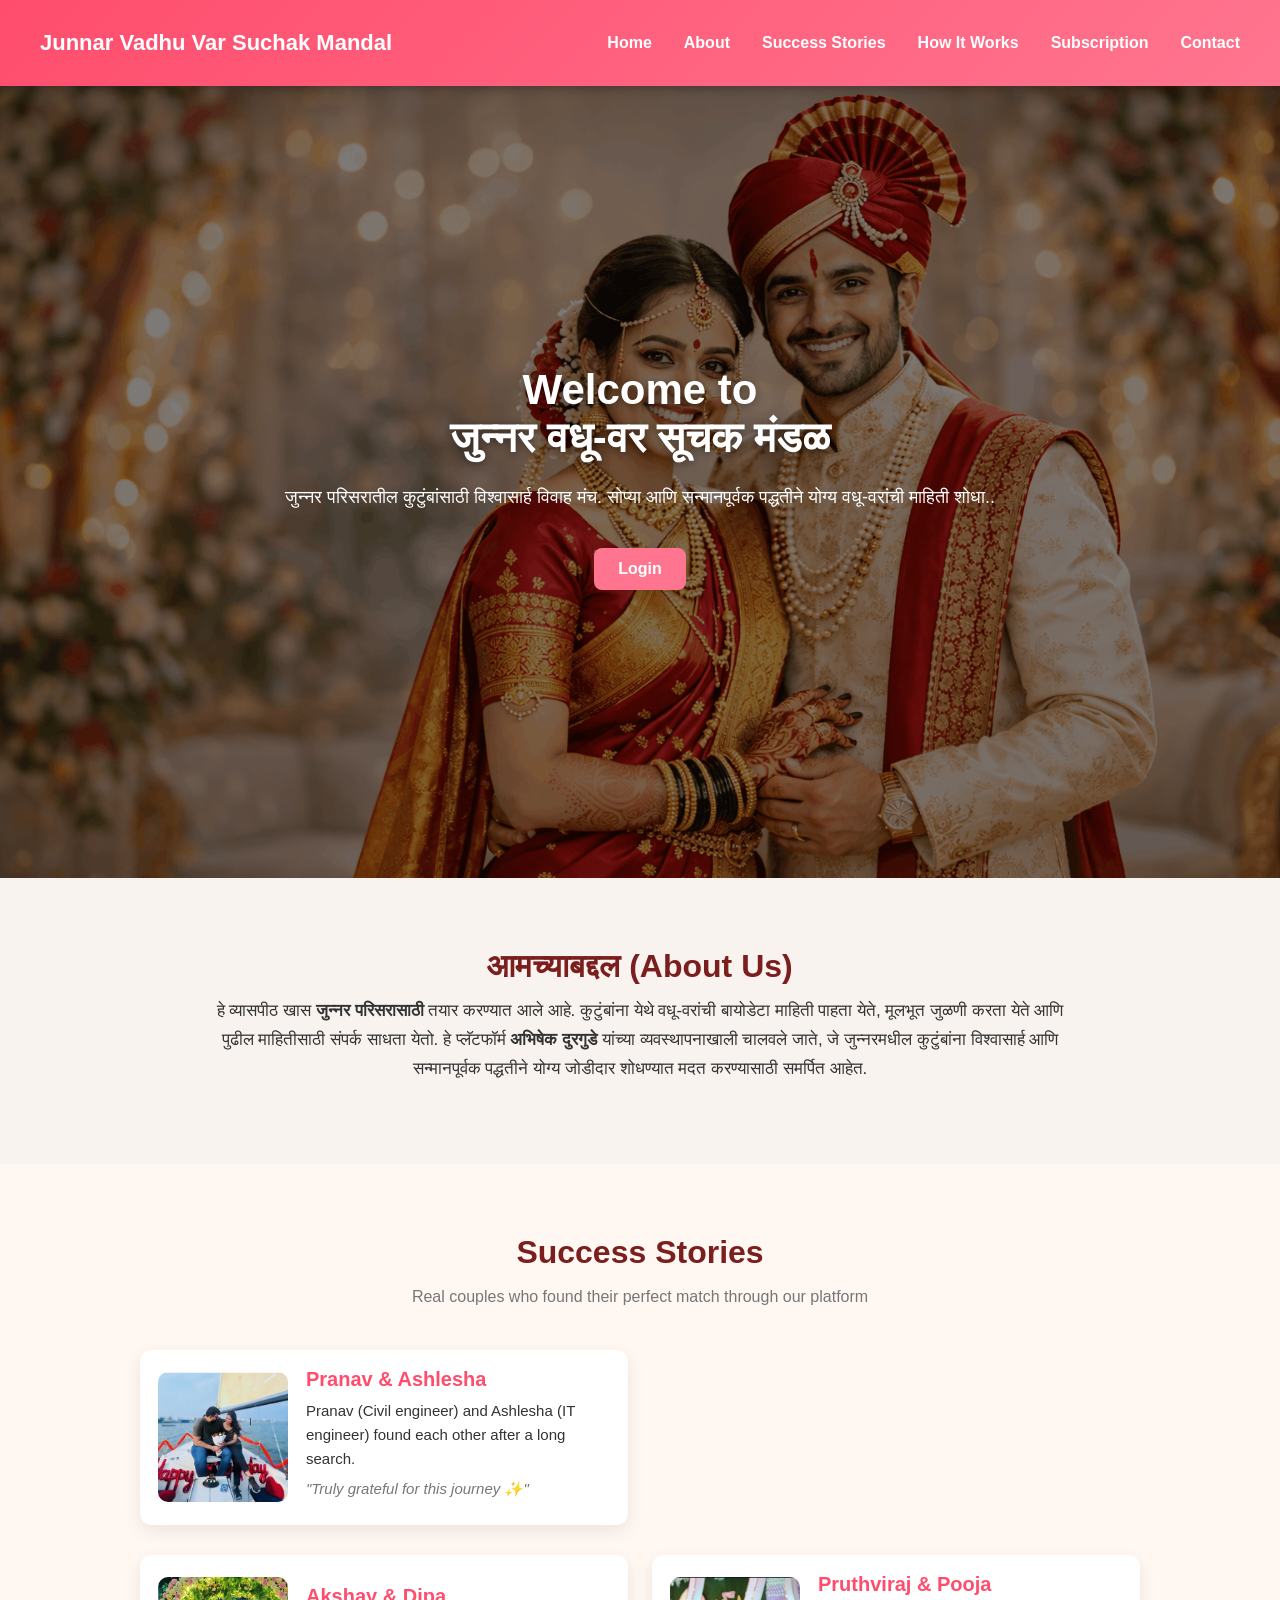
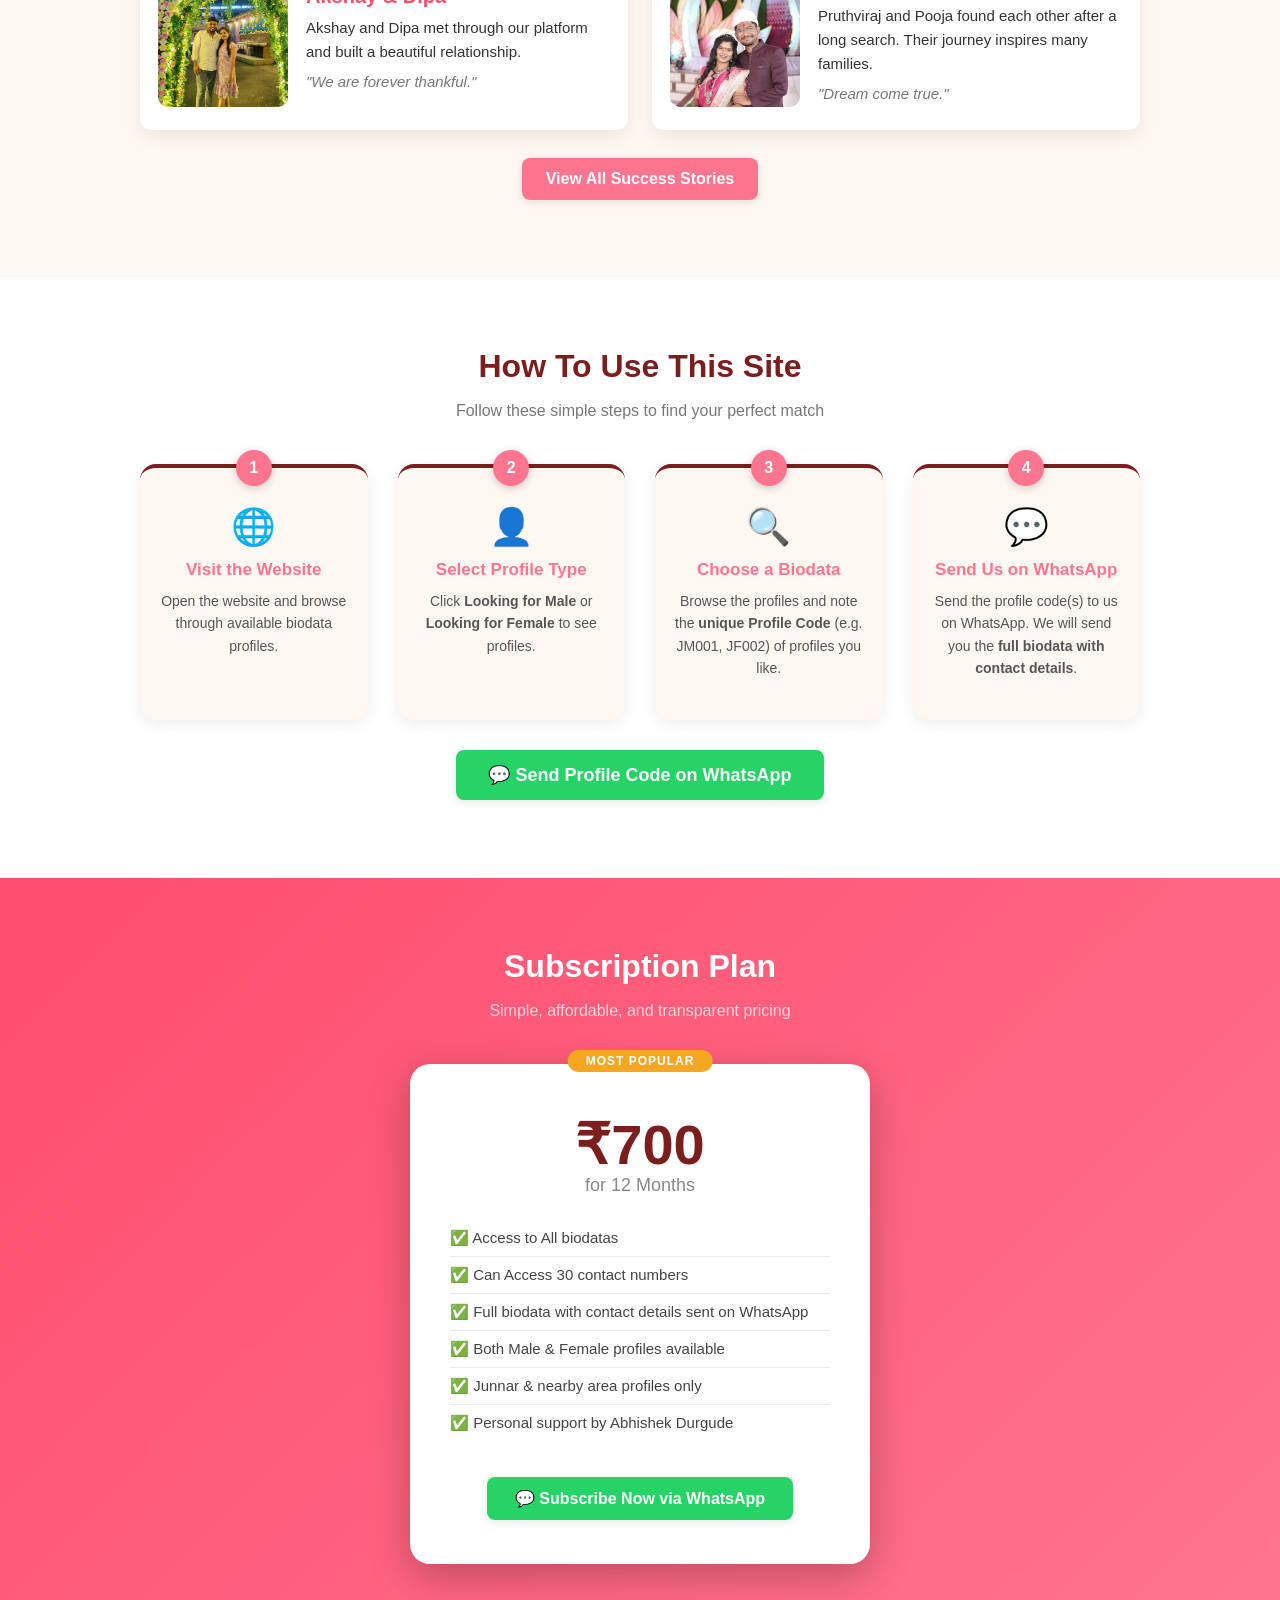
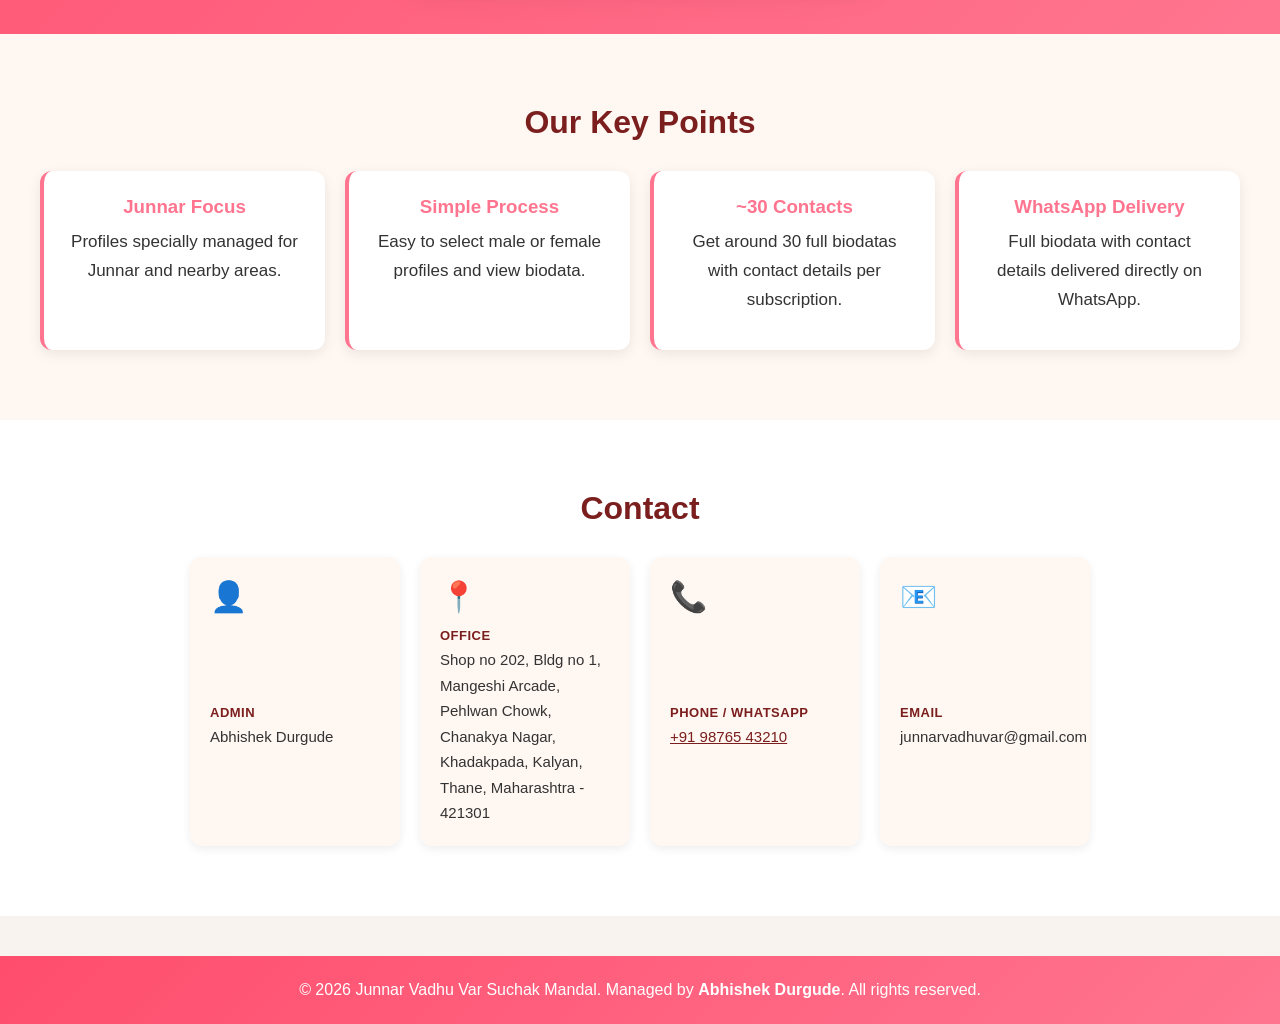
<file: index.html>
<!DOCTYPE html>
<html lang="en">
<head>
  <meta charset="UTF-8" />
  <meta name="viewport" content="width=device-width, initial-scale=1.0" />
  <title>Junnar Vadhu Var Suchak Mandal</title>
  <link rel="stylesheet" href="style.css" />
  <link rel="icon" href="images/favicon.ico" />
</head>
<body>
  <header class="header">
    <div class="logo">Junnar Vadhu Var Suchak Mandal</div>
    <nav>
      <a href="#home">Home</a>
      <a href="#about">About</a>
      <a href="#success-stories">Success Stories</a>
      <a href="#how-it-works">How It Works</a>
      <a href="#subscription">Subscription</a>
      <a href="#contact">Contact</a>
    </nav>
  </header>

  <section class="hero" id="home">
    <div class="hero-content">
      <h1>Welcome to<br> जुन्नर वधू-वर सूचक मंडळ</h1>
      <p>
        जुन्नर परिसरातील कुटुंबांसाठी विश्वासार्ह विवाह मंच. सोप्या आणि सन्मानपूर्वक पद्धतीने योग्य वधू-वरांची माहिती शोधा..
      </p>
      <a href="login.html" class="btn">Login</a>
      </div>
  </section>

  <section class="section" id="about">
    <h2>आमच्याबद्दल (About Us)</h2>
    <p>
      हे व्यासपीठ खास <strong>जुन्नर परिसरासाठी</strong> तयार करण्यात आले आहे. 
कुटुंबांना येथे वधू-वरांची बायोडेटा माहिती पाहता येते, मूलभूत जुळणी करता येते आणि पुढील माहितीसाठी संपर्क साधता येतो. 
हे प्लॅटफॉर्म <strong>अभिषेक दुरगुडे  </strong> यांच्या व्यवस्थापनाखाली चालवले जाते, जे जुन्नरमधील कुटुंबांना 
विश्वासार्ह आणि सन्मानपूर्वक पद्धतीने योग्य जोडीदार शोधण्यात मदत करण्यासाठी समर्पित आहेत.
    </p>
  </section>

  <section class="section success-section" id="success-stories">
    <h2>Success Stories</h2>
    <p class="how-subtitle">Real couples who found their perfect match through our platform</p>

    <div class="success-grid">
      <article class="story-card">
      <img src="images/ashu_ani_pranav.jpg" onerror="this.src='images/dummy.png'">
      <div class="story-content">
        <h3>Pranav & Ashlesha</h3>
        <p>Pranav (Civil engineer) and Ashlesha (IT engineer) found each other after a long search.</p>
        <p class="quote">"Truly grateful for this journey ✨"</p>
      </div>
    </div>
    
    <div class="success-grid">
      <article class="story-card">
        <img src="images/akshay.jpg" alt="Akshay and Dipa" onerror="this.src='images/dummy.png'">
        <div class="story-content">
          <h3>Akshay &amp; Dipa</h3>
          <p>Akshay and Dipa met through our platform and built a beautiful relationship.</p>
          <p class="quote">"We are forever thankful."</p>
        </div>
      </article>

      <article class="story-card">
        <img src="images/prthvi.jpg" alt="Pruthviraj and Pooja" onerror="this.src='images/dummy.png'">
        <div class="story-content">
          <h3>Pruthviraj &amp; Pooja</h3>
          <p>Pruthviraj and Pooja found each other after a long search. Their journey inspires many families.</p>
          <p class="quote">"Dream come true."</p>
        </div>
      </article>
    </div>

    <a href="success-stories.html" class="btn success-more-btn">View All Success Stories</a>
  </section>

  <!-- HOW IT WORKS -->
  <section class="section how-section" id="how-it-works">
    <h2>How To Use This Site</h2>
    <p class="how-subtitle">Follow these simple steps to find your perfect match</p>
    <div class="steps-grid">
      <div class="step-card">
        <div class="step-number">1</div>
        <div class="step-icon">🌐</div>
        <h3>Visit the Website</h3>
        <p>Open the website and browse through available biodata profiles.</p>
      </div>
      <div class="step-card">
        <div class="step-number">2</div>
        <div class="step-icon">👤</div>
        <h3>Select Profile Type</h3>
        <p>Click <strong>Looking for Male</strong> or <strong>Looking for Female</strong> to see profiles.</p>
      </div>
      <div class="step-card">
        <div class="step-number">3</div>
        <div class="step-icon">🔍</div>
        <h3>Choose a Biodata</h3>
        <p>Browse the profiles and note the <strong>unique Profile Code</strong> (e.g. JM001, JF002) of profiles you like.</p>
      </div>
      <div class="step-card">
        <div class="step-number">4</div>
        <div class="step-icon">💬</div>
        <h3>Send Us on WhatsApp</h3>
        <p>Send the profile code(s) to us on WhatsApp. We will send you the <strong>full biodata with contact details</strong>.</p>
      </div>
    </div>
    <a href="https://wa.me/919137860496?text=Hello%2C%20I%20am%20interested%20in%20the%20following%20profile%20code%3A%20" target="_blank" class="btn btn-whatsapp" style="margin-top: 30px; font-size: 18px; padding: 14px 32px;">
      💬 Send Profile Code on WhatsApp
    </a>
  </section>

  <!-- SUBSCRIPTION PLAN -->
  <section class="section subscription-section" id="subscription">
    <h2>Subscription Plan</h2>
    <p class="how-subtitle">Simple, affordable, and transparent pricing</p>
    <div class="plan-card">
      <div class="plan-badge">Most Popular</div>
      <div class="plan-price">₹700</div>
      <div class="plan-duration">for 12 Months</div>
      <ul class="plan-features">
        <li>✅ Access to All biodatas</li>
        <li>✅ Can Access 30 contact numbers</li>
        <li>✅ Full biodata with contact details sent on WhatsApp</li>
        <li>✅ Both Male & Female profiles available</li>
        <li>✅ Junnar & nearby area profiles only</li>
        <li>✅ Personal support by Abhishek Durgude</li>
      </ul>
      <a href="https://wa.me/919137860496?text=Hello%2C%20I%20want%20to%20subscribe%20to%20the%20matrimonial%20plan." target="_blank" class="btn btn-whatsapp" style="font-size: 16px; padding: 12px 28px;">
        💬 Subscribe Now via WhatsApp
      </a>
    </div>
  </section>

  <section class="section cards-section" id="services">
    <h2>Our Key Points</h2>
    <div class="cards">
      <div class="card">
        <h3>Junnar Focus</h3>
        <p>Profiles specially managed for Junnar and nearby areas.</p>
      </div>
      <div class="card">
        <h3>Simple Process</h3>
        <p>Easy to select male or female profiles and view biodata.</p>
      </div>
      <div class="card">
        <h3>~30 Contacts</h3>
        <p>Get around 30 full biodatas with contact details per subscription.</p>
      </div>
      <div class="card">
        <h3>WhatsApp Delivery</h3>
        <p>Full biodata with contact details delivered directly on WhatsApp.</p>
      </div>
    </div>
  </section>

  <!-- CONTACT -->
  <section class="section contact-section" id="contact">
    <h2>Contact</h2>
    <div class="contact-grid">
      <div class="contact-item">
        <span class="contact-icon">👤</span>
        <div>
          <strong>Admin</strong>
          <p>Abhishek Durgude</p>
        </div>
      </div>
      <div class="contact-item">
        <span class="contact-icon">📍</span>
        <div>
          <strong>Office</strong>
          <p>Shop no 202, Bldg no 1, Mangeshi Arcade,
Pehlwan Chowk, Chanakya Nagar,
Khadakpada, Kalyan, Thane,
Maharashtra - 421301

</p>
        </div>
      </div>
      <div class="contact-item">
        <span class="contact-icon">📞</span>
        <div>
          <strong>Phone / WhatsApp</strong>
          <p><a href="https://wa.me/919137860496" target="_blank" style="color:#7b1e1e;">+91 98765 43210</a></p>
        </div>
      </div>
      <div class="contact-item">
        <span class="contact-icon">📧</span>
        <div>
          <strong>Email</strong>
          <p>junnarvadhuvar@gmail.com</p>
        </div>
      </div>
    </div>
  </section>

  <footer class="footer">
    <p>© 2026 Junnar Vadhu Var Suchak Mandal. Managed by <strong>Abhishek Durgude</strong>. All rights reserved.</p>
  </footer>
</body>
</html>
</file>
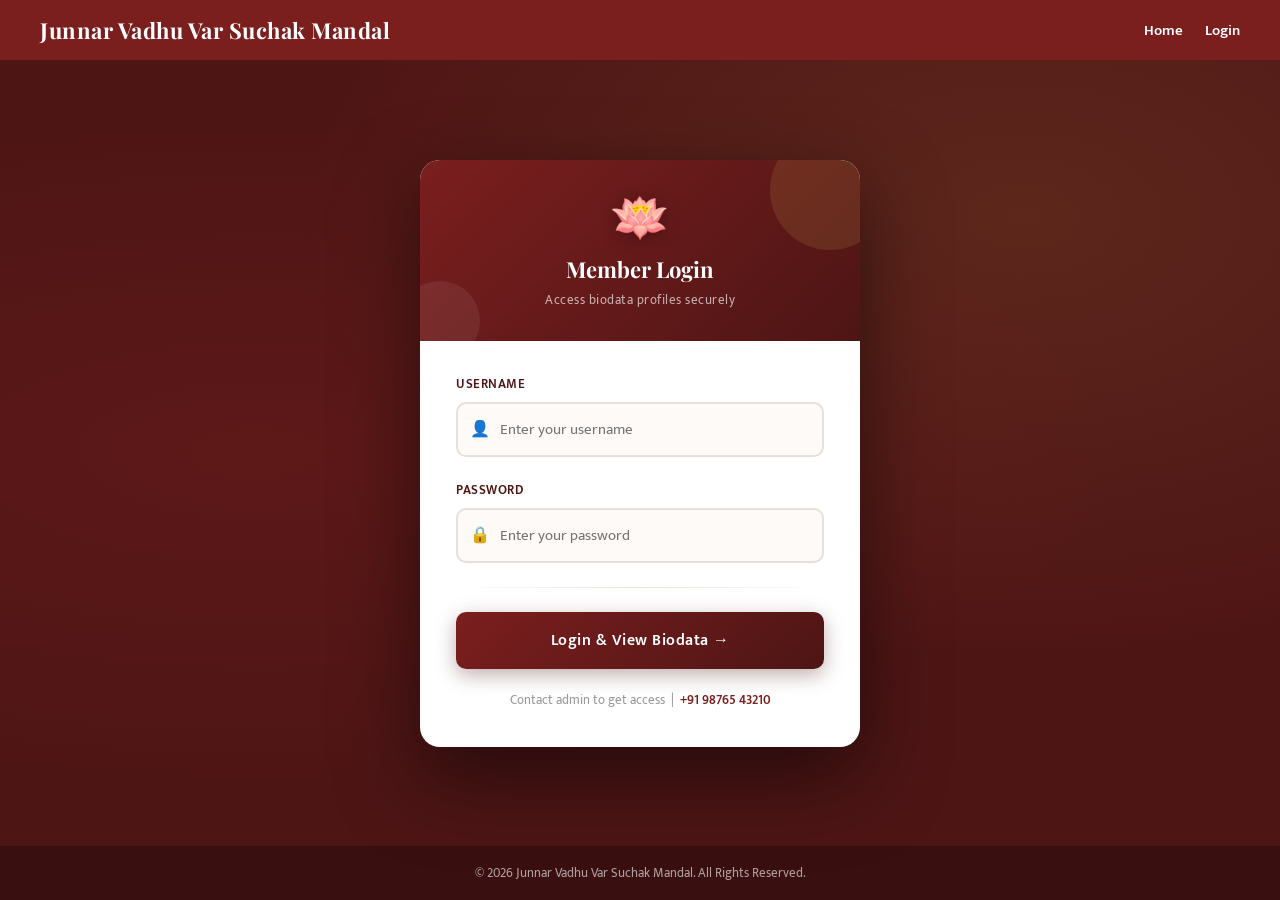
<file: biodata.html>
<!DOCTYPE html>
<html lang="en">
<head>
  <meta charset="UTF-8" />
  <meta name="viewport" content="width=device-width, initial-scale=1.0" />
  <title>Biodata - Junnar Vadhu Var Suchak Mandal</title>
  <link rel="stylesheet" href="style.css" />
</head>
<body>

  <header class="header">
    <div class="logo">Junnar Vadhu Var Suchak Mandal</div>
    <nav>
      <a href="index.html">Home</a>
      <a href="biodata.html">Biodata</a>
      <span id="loginName" class="login-name"></span>
      <button onclick="logout()" class="btn-logout">Logout</button>
    </nav>
  </header>
  
  <section class="section">
    <h2>Select Profile Type</h2>

    <div class="selection-buttons">
      <button onclick="showProfiles('male')" class="btn">Looking for Male</button>
      <button onclick="showProfiles('female')" class="btn">Looking for Female</button>
    </div>

   
<div class="filters">

   <select id="professionFilter" onchange="applyFilters()">
    <option value="">All Professions</option>
    <option value="engineer">Engineer</option>
    <option value="business">Business</option>
    <option value="nurse">Nurse</option>
    <option value="accountant">Accountant</option>
    <option value="working">Working</option>
    <option value="non working">Non Working</option>
    <option value="graduation">Graduation</option>
  </select>

  <select id="ageFilter" onchange="applyFilters()">
    <option value="">All Ages</option>
    <option value="25">Below 25</option>
    <option value="26">Below 26</option>
    <option value="27">Below 27</option>
    <option value="28">Below 28</option>
    <option value="29">Below 29</option>
    <option value="30">Below 30</option>
  </select>

  <select id="heightFilter" onchange="applyFilters()">
    <option value="">All Heights</option>
    <option value="60">5'0" & above</option>
    <option value="61">5'1" & above</option>
    <option value="62">5'2" & above</option>
    <option value="63">5'3" & above</option>
    <option value="64">5'4" & above</option>
    <option value="65">5'5" & above</option>
    <option value="66">5'6" & above</option>
    <option value="67">5'7" & above</option>
    <option value="68">5'8" & above</option>
  </select>

</div>

    <h2 id="profileTitle" class="profile-title">Profiles</h2>

    <div id="profileContainer" class="biodata-grid"></div>

    <div id="paginationContainer" class="pagination"></div>
  </section>
  
  <footer class="footer">
    <p>© 2026 Junnar Vadhu Var Suchak Mandal. All Rights Reserved.</p>
  </footer>

  <script src="auth.js"></script>
  <script src="profiles.js"></script>
  <script src="app.js"></script>
</body>
</html>
</file>
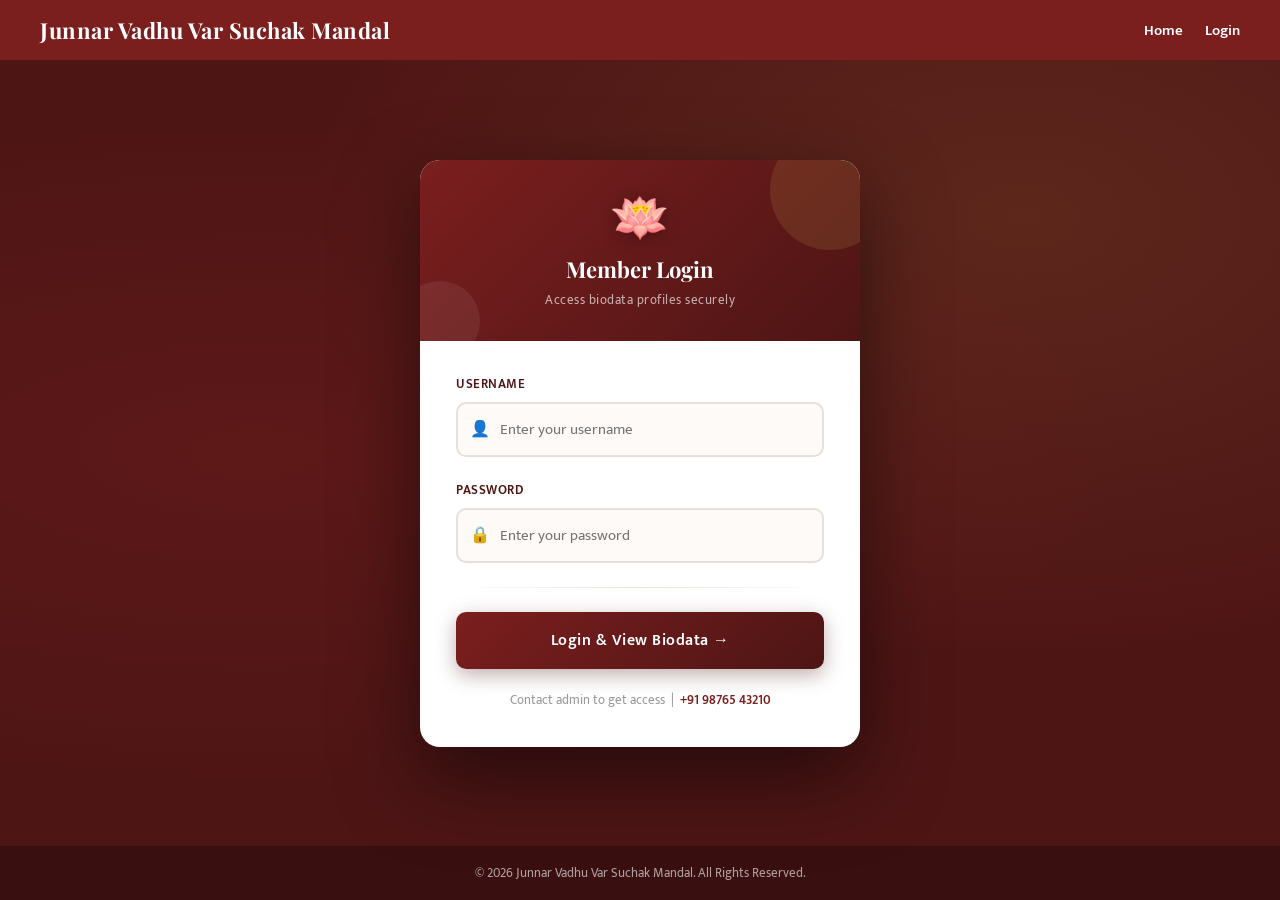
<file: login.html>
<!DOCTYPE html>
<html lang="en">
<head>
  <meta charset="UTF-8" />
  <meta name="viewport" content="width=device-width, initial-scale=1.0" />
  <title>Login – Junnar Vadhu Var Suchak Mandal</title>
  <link rel="preconnect" href="https://fonts.googleapis.com">
  <link href="https://fonts.googleapis.com/css2?family=Playfair+Display:wght@600;700&family=Mukta:wght@400;500;600&display=swap" rel="stylesheet">
  <style>
    :root {
      --maroon: #7b1e1e;
      --maroon-dark: #4e1515;
      --maroon-light: #a52a2a;
      --gold: #c9a84c;
      --cream: #f8f3ef;
      --white: #fff;
    }

    * { margin: 0; padding: 0; box-sizing: border-box; }

    body {
      font-family: 'Mukta', sans-serif;
      background: var(--maroon-dark);
      min-height: 100vh;
      display: flex;
      flex-direction: column;
    }

    /* ── HEADER ── */
    .header {
      background: var(--maroon);
      color: white;
      padding: 15px 40px;
      display: flex;
      justify-content: space-between;
      align-items: center;
      flex-wrap: wrap;
      box-shadow: 0 2px 12px rgba(0,0,0,0.3);
    }
    .logo {
      font-family: 'Playfair Display', serif;
      font-size: 22px;
      font-weight: 700;
      letter-spacing: 0.5px;
    }
    nav a {
      color: white;
      text-decoration: none;
      margin-left: 18px;
      font-weight: 600;
      font-size: 15px;
    }
    nav a:hover { text-decoration: underline; }

    /* ── LOGIN WRAPPER ── */
    .login-wrapper {
      flex: 1;
      display: flex;
      align-items: center;
      justify-content: center;
      padding: 40px 20px;
      background:
        radial-gradient(ellipse at 20% 50%, rgba(123,30,30,0.35) 0%, transparent 60%),
        radial-gradient(ellipse at 80% 20%, rgba(201,168,76,0.12) 0%, transparent 50%),
        var(--maroon-dark);
    }

    .login-box {
      background: var(--white);
      border-radius: 20px;
      width: 100%;
      max-width: 440px;
      overflow: hidden;
      box-shadow: 0 30px 80px rgba(0,0,0,0.5);
      animation: slideUp 0.5s cubic-bezier(0.22, 1, 0.36, 1) both;
    }

    @keyframes slideUp {
      from { opacity: 0; transform: translateY(40px); }
      to   { opacity: 1; transform: translateY(0); }
    }

    /* ── LOGIN HEADER BAND ── */
    .login-header {
      background: linear-gradient(135deg, var(--maroon) 0%, var(--maroon-dark) 100%);
      padding: 36px 36px 30px;
      text-align: center;
      position: relative;
      overflow: hidden;
    }
    .login-header::before {
      content: '';
      position: absolute;
      top: -30px; right: -30px;
      width: 120px; height: 120px;
      border-radius: 50%;
      background: rgba(201,168,76,0.15);
    }
    .login-header::after {
      content: '';
      position: absolute;
      bottom: -20px; left: -20px;
      width: 80px; height: 80px;
      border-radius: 50%;
      background: rgba(255,255,255,0.07);
    }
    .mandal-icon {
      font-size: 48px;
      line-height: 1;
      margin-bottom: 10px;
      filter: drop-shadow(0 2px 8px rgba(0,0,0,0.3));
    }
    .login-header h2 {
      font-family: 'Playfair Display', serif;
      color: var(--white);
      font-size: 22px;
      margin-bottom: 5px;
    }
    .login-header p {
      color: rgba(255,255,255,0.65);
      font-size: 13px;
      letter-spacing: 0.5px;
    }

    /* ── FORM BODY ── */
    .login-body {
      padding: 32px 36px 36px;
    }

    .form-group {
      margin-bottom: 22px;
    }
    .form-group label {
      display: block;
      font-size: 13px;
      font-weight: 600;
      color: var(--maroon-dark);
      margin-bottom: 7px;
      letter-spacing: 0.5px;
      text-transform: uppercase;
    }
    .input-wrap {
      position: relative;
    }
    .input-icon {
      position: absolute;
      left: 14px;
      top: 50%;
      transform: translateY(-50%);
      font-size: 16px;
      color: #aaa;
      pointer-events: none;
    }
    .form-group input {
      width: 100%;
      padding: 13px 14px 13px 42px;
      border: 2px solid #e8e0d8;
      border-radius: 10px;
      font-size: 15px;
      font-family: 'Mukta', sans-serif;
      color: #333;
      background: #fdfaf7;
      transition: border 0.25s, box-shadow 0.25s;
      outline: none;
    }
    .form-group input:focus {
      border-color: var(--maroon);
      box-shadow: 0 0 0 3px rgba(123,30,30,0.1);
      background: #fff;
    }

    /* ── ERROR BOX ── */
    .error-box {
      display: none;
      background: #ffeaea;
      border: 1.5px solid #e57373;
      border-radius: 10px;
      padding: 12px 16px;
      margin-bottom: 20px;
      color: #c0392b;
      font-size: 14px;
      font-weight: 500;
      display: flex;
      align-items: center;
      gap: 8px;
      animation: shake 0.4s ease;
    }
    .error-box.hidden { display: none !important; }
    @keyframes shake {
      0%,100% { transform: translateX(0); }
      20%,60%  { transform: translateX(-6px); }
      40%,80%  { transform: translateX(6px); }
    }

    /* ── LOGIN BUTTON ── */
    .btn-login {
      width: 100%;
      padding: 15px;
      background: linear-gradient(135deg, var(--maroon) 0%, var(--maroon-dark) 100%);
      color: white;
      border: none;
      border-radius: 10px;
      font-size: 16px;
      font-family: 'Mukta', sans-serif;
      font-weight: 600;
      cursor: pointer;
      letter-spacing: 0.5px;
      transition: transform 0.15s, box-shadow 0.15s, filter 0.15s;
      box-shadow: 0 6px 20px rgba(78,21,21,0.35);
    }
    .btn-login:hover {
      filter: brightness(1.15);
      transform: translateY(-1px);
      box-shadow: 0 10px 28px rgba(78,21,21,0.45);
    }
    .btn-login:active {
      transform: translateY(0);
    }

    /* ── HINT ── */
    .login-hint {
      margin-top: 20px;
      text-align: center;
      font-size: 13px;
      color: #999;
    }
    .login-hint span {
      color: var(--maroon);
      font-weight: 600;
    }

    /* ── FOOTER ── */
    .footer {
      background: #3a0f0f;
      color: rgba(255,255,255,0.6);
      text-align: center;
      padding: 16px;
      font-size: 13px;
    }

    /* ── DIVIDER ── */
    .divider {
      height: 1px;
      background: linear-gradient(to right, transparent, #e8e0d8, transparent);
      margin: 24px 0;
    }

    @media (max-width: 480px) {
      .login-body { padding: 24px 22px 28px; }
      .login-header { padding: 28px 22px 24px; }
    }
  </style>
</head>
<body>

  <header class="header">
    <div class="logo">Junnar Vadhu Var Suchak Mandal</div>
    <nav>
      <a href="index.html">Home</a>
      <a href="login.html">Login</a>
    </nav>
  </header>

  <div class="login-wrapper">
    <div class="login-box">

      <div class="login-header">
        <div class="mandal-icon">🪷</div>
        <h2>Member Login</h2>
        <p>Access biodata profiles securely</p>
      </div>

      <div class="login-body">

        <!-- Error message -->
        <div class="error-box hidden" id="errorBox">
          ⚠️ <span id="errorMsg">Invalid username or password. Please try again.</span>
        </div>

        <div class="form-group">
          <label for="username">Username</label>
          <div class="input-wrap">
            <span class="input-icon">👤</span>
            <input type="text" id="username" placeholder="Enter your username" autocomplete="username" />
          </div>
        </div>

        <div class="form-group">
          <label for="password">Password</label>
          <div class="input-wrap">
            <span class="input-icon">🔒</span>
            <input type="password" id="password" placeholder="Enter your password" autocomplete="current-password" />
          </div>
        </div>

        <div class="divider"></div>

        <button class="btn-login" onclick="handleLogin()">Login &amp; View Biodata →</button>

        <div class="login-hint">
          Contact admin to get access &nbsp;|&nbsp; <span>+91 98765 43210</span>
        </div>

      </div>
    </div>
  </div>

  <footer class="footer">
    © 2026 Junnar Vadhu Var Suchak Mandal. All Rights Reserved.
  </footer>

  <!-- Load static credentials -->
  <script src="credentials.js"></script>

  <script>
    // Allow login on Enter key press
    document.getElementById("password").addEventListener("keydown", function(e) {
      if (e.key === "Enter") handleLogin();
    });
    document.getElementById("username").addEventListener("keydown", function(e) {
      if (e.key === "Enter") handleLogin();
    });

    function handleLogin() {
      const username = document.getElementById("username").value.trim();
      const password = document.getElementById("password").value;
      const errorBox = document.getElementById("errorBox");
      const errorMsg = document.getElementById("errorMsg");

      // Basic empty check
      if (!username || !password) {
        showError("Please enter both username and password.");
        return;
      }

      // Check against static credentials
      const match = USERS.find(
        u => u.username === username && u.password === password
      );

      if (match) {
        // Store session flag with timestamp
        sessionStorage.setItem("loggedIn", "true");
        sessionStorage.setItem("loginUser", username);
        sessionStorage.setItem("loginTime", Date.now().toString());
        // Redirect to biodata page
        window.location.href = "biodata.html";
      } else {
        showError("Invalid username or password. Please try again.");
      }
    }

    function showError(msg) {
      const errorBox = document.getElementById("errorBox");
      const errorMsg = document.getElementById("errorMsg");
      errorMsg.textContent = msg;
      errorBox.classList.remove("hidden");
      // Re-trigger shake animation
      errorBox.style.animation = "none";
      errorBox.offsetHeight; // reflow
      errorBox.style.animation = "";
    }
  </script>

</body>
</html>
</file>
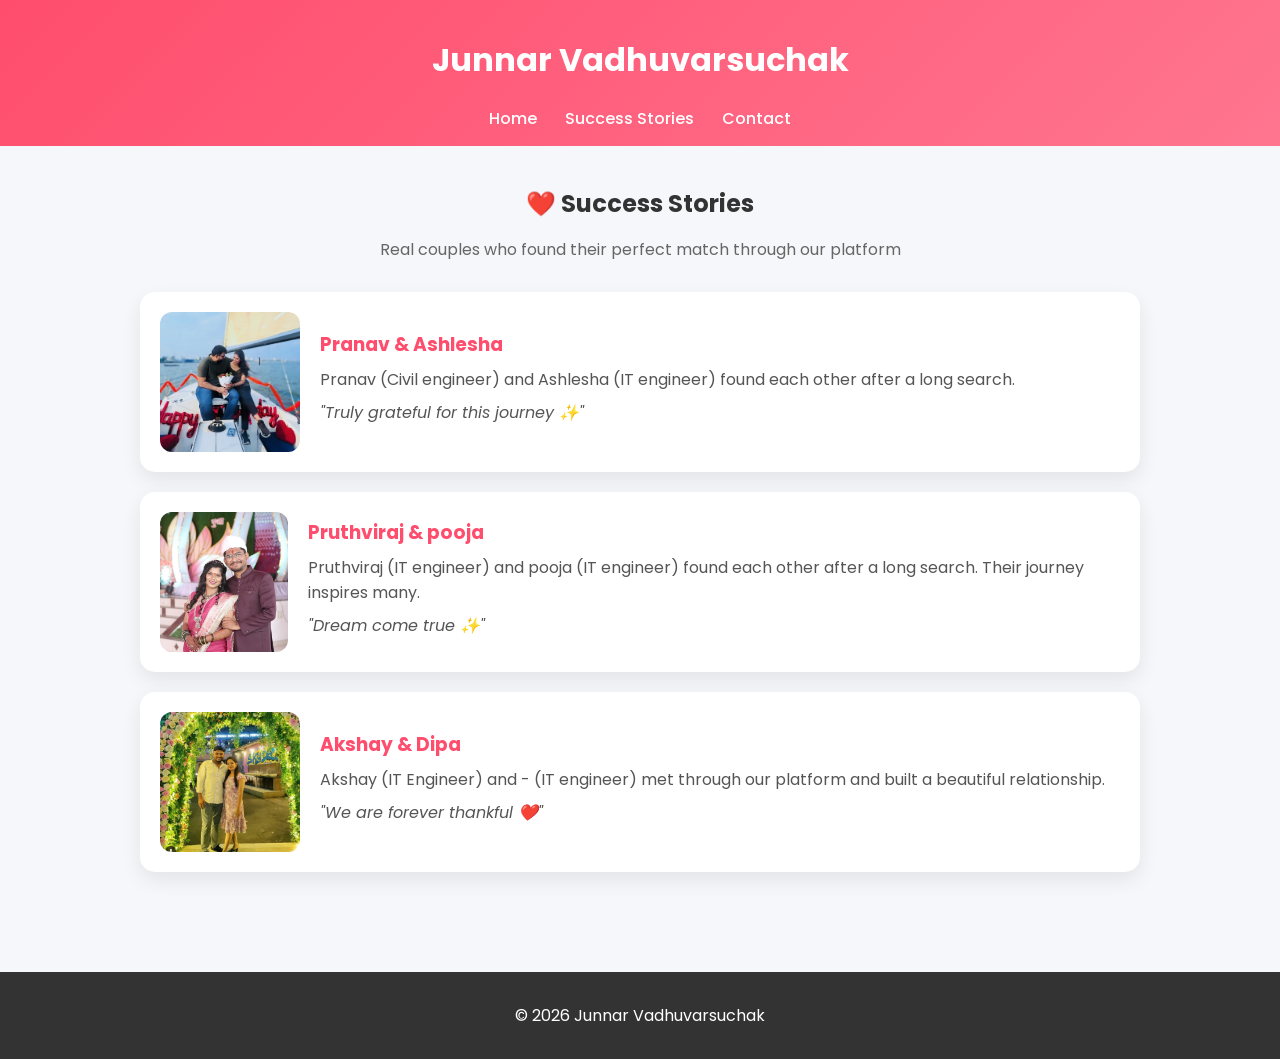
<file: success-stories.html>
<!DOCTYPE html>
<html lang="en">
<head>
  <meta charset="UTF-8">
  <meta name="viewport" content="width=device-width, initial-scale=1.0">
  <title>Success Stories</title>

  <!-- GOOGLE FONT -->
  <link href="https://fonts.googleapis.com/css2?family=Poppins:wght@300;400;600&display=swap" rel="stylesheet">

  <style>
    body {
      margin: 0;
      font-family: 'Poppins', sans-serif;
      background: #f5f7fa;
    }

    /* HEADER */
    header {
      background: linear-gradient(135deg, #ff4d6d, #ff758f);
      color: white;
      padding: 15px;
      text-align: center;
    }

    nav {
      margin-top: 10px;
    }

    nav a {
      color: white;
      margin: 0 12px;
      text-decoration: none;
      font-weight: 500;
    }

    nav a:hover {
      text-decoration: underline;
    }

    /* MAIN */
    main {
      max-width: 1000px;
      margin: auto;
      padding: 40px 20px;
    }

    .title {
      text-align: center;
      margin-bottom: 30px;
    }

    .title h2 {
      margin: 0;
      color: #333;
    }

    .title p {
      color: #666;
    }

    /* CARD */
    .story-card {
      display: flex;
      align-items: center;
      gap: 20px;
      background: white;
      padding: 20px;
      margin-bottom: 20px;
      border-radius: 15px;
      box-shadow: 0 8px 20px rgba(0,0,0,0.08);
      transition: 0.3s;
    }

    .story-card:hover {
      transform: translateY(-5px);
      box-shadow: 0 12px 25px rgba(0,0,0,0.15);
    }

    .story-card img {
      width: 140px;
      height: 140px;
      object-fit: cover;
      border-radius: 12px;
    }

    .story-content h3 {
      margin: 0;
      color: #ff4d6d;
    }

    .story-content p {
      margin: 8px 0;
      color: #555;
    }

    .quote {
      font-style: italic;
      color: #888;
    }

    /* FOOTER */
    footer {
      text-align: center;
      padding: 15px;
      background: #333;
      color: white;
      margin-top: 40px;
    }

    /* RESPONSIVE */
    @media (max-width: 768px) {
      .story-card {
        flex-direction: column;
        text-align: center;
      }

      .story-card img {
        width: 100%;
        height: 200px;
      }
    }

  </style>
</head>

<body>

  <header>
    <h1>Junnar Vadhuvarsuchak</h1>
    <nav>
      <a href="index.html">Home</a>
      <a href="success-stories.html">Success Stories</a>
      <a href="contact.html">Contact</a>
    </nav>
  </header>

  <main>

    <div class="title">
      <h2>❤️ Success Stories</h2>
      <p>Real couples who found their perfect match through our platform</p>
    </div>

    <!-- STORY 1 -->

<div class="story-card">
      <img src="images/ashu_ani_pranav.jpg" onerror="this.src='images/dummy.png'">
      <div class="story-content">
        <h3>Pranav & Ashlesha</h3>
        <p>Pranav (Civil engineer) and Ashlesha (IT engineer) found each other after a long search.</p>
        <p class="quote">"Truly grateful for this journey ✨"</p>
      </div>
    </div>

    <!-- STORY 2 -->
    <div class="story-card">
      <img src="images/prthvi.jpg" onerror="this.src='images/dummy.png'">
      <div class="story-content">
        <h3>Pruthviraj & pooja</h3>
        <p>Pruthviraj (IT engineer) and pooja (IT engineer) found each other after a long search. Their journey inspires many.</p>
        <p class="quote">"Dream come true ✨"</p>
      </div>
    </div>

      <!-- STORY 3 -->   
    <div class="story-card">
      <img src="images/akshay.jpg" onerror="this.src='images/dummy.png'">
      <div class="story-content">
        <h3>Akshay & Dipa</h3>
        <p>Akshay (IT Engineer) and - (IT engineer) met through our platform and built a beautiful relationship.</p>
        <p class="quote">"We are forever thankful ❤️"</p>
      </div>
    </div>
  </main>

  <footer>
    <p>&copy; 2026 Junnar Vadhuvarsuchak</p>
  </footer>

</body>
</html>
</file>
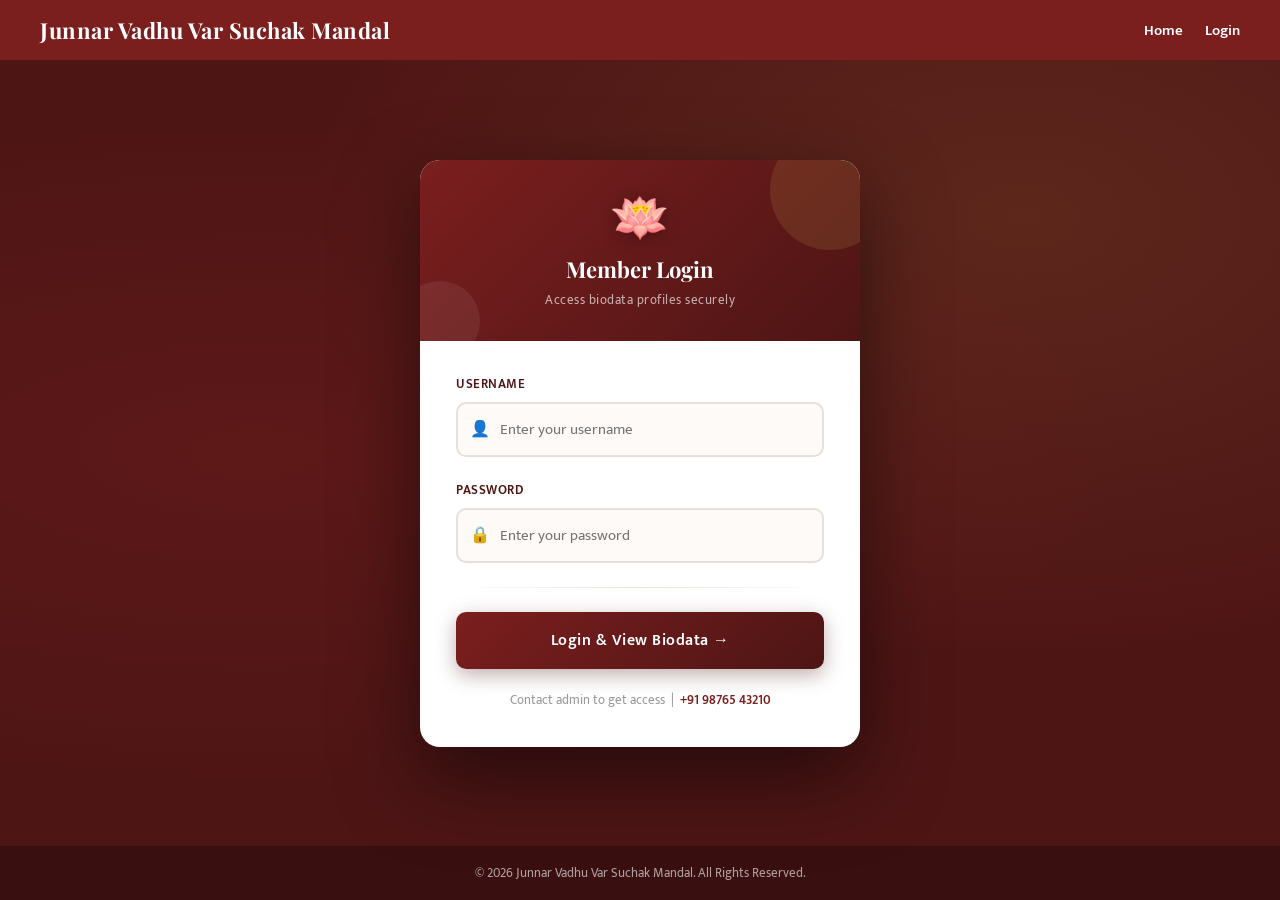
<file: view-profile.html>
<!DOCTYPE html>
<html lang="en">
<head>
  <meta charset="UTF-8" />
  <meta name="viewport" content="width=device-width, initial-scale=1.0" />
  <title>View Profile – Junnar Vadhu Var Suchak Mandal</title>
  <link rel="stylesheet" href="style.css" />
</head>
<body>
  <header class="header">
    <div class="logo">Junnar Vadhu Var Suchak Mandal</div>
    <nav>
      <a href="index.html">Home</a>
      <a href="biodata.html">Biodata</a>
      <span id="loginName" class="login-name"></span>
      <button onclick="logout()" class="btn-logout">Logout</button>
    </nav>
  </header>

  <section class="section">
    <h2>Profile Details</h2>
    <div id="profileDetails" class="profile-details"></div>
    <div id="actionButtons" class="action-buttons"></div>
  </section>

  <footer class="footer">
    <p>© 2026 Junnar Vadhu Var Suchak Mandal. All Rights Reserved.</p>
  </footer>

  <script src="credentials.js"></script>
  <script src="auth.js"></script>
  <script src="profiles.js"></script>
  <script src="app.js"></script>
</body>
</html>
</file>
<file: style.css>
* {
  margin: 0;
  padding: 0;
  box-sizing: border-box;
  font-family: Arial, sans-serif;
}

body {
  background: #f8f3ef;
  color: #333;
}

/* ── HEADER ── */
.header {
   background: linear-gradient(135deg, #ff4d6d, #ff758f);
  color: white;
  padding: 30px 40px;
  display: flex;
  justify-content: space-between;
  align-items: center;
  flex-wrap: wrap;
  position: sticky;
  top: 0;
  z-index: 100;
  box-shadow: 0 2px 10px rgba(0,0,0,0.3);
}

.logo {
  font-size: 22px;
  font-weight: bold;
}

nav a {
  color: white;
  text-decoration: none;
  margin-left: 16px;
  font-weight: bold;
  font-size: 16px;
}

nav {
  display: flex;
  align-items: center;
  justify-content: center;
  flex-wrap: wrap;
  gap: 10px 16px;
}

nav a:hover {
  text-decoration: underline;
}

/* ── SESSION INFO & LOGOUT ── */
.login-name {
  color: white;
  margin-left: auto;
  padding: 8px 12px;
  background: rgba(255, 255, 255, 0.15);
  border-radius: 6px;
  font-size: 14px;
  font-weight: 600;
  display: inline-block;
}

.session-info {
  display: flex;
  gap: 12px;
  align-items: center;
  margin-left: 16px;
  padding: 8px 12px;
  background: rgba(255, 255, 255, 0.15);
  border-radius: 6px;
  font-size: 13px;
  font-weight: 500;
}

.session-info span {
  display: inline-block;
}

.btn-logout {
  background: rgba(255, 255, 255, 0.25);
  color: white;
  border: 1px solid rgba(255, 255, 255, 0.4);
  padding: 8px 14px;
  border-radius: 6px;
  cursor: pointer;
  font-weight: bold;
  font-size: 14px;
  margin-left: 12px;
  transition: all 0.3s ease;
}

.btn-logout:hover {
  background: rgba(255, 255, 255, 0.35);
  border-color: rgba(255, 255, 255, 0.6);
  transform: translateY(-2px);
}

.btn-logout:active {
  transform: translateY(0);
  background: rgba(255, 255, 255, 0.25);
}

/* ── HERO ── */
.hero {
  background: linear-gradient(rgba(0,0,0,0.50), rgba(0,0,0,0.50)),
    url('images/cover_photo.png') no-repeat;
  background-size: cover;
  background-position: center;
  min-height: 88vh;
  display: flex;
  align-items: center;
  justify-content: center;
  text-align: center;
  padding: 30px;
}

.hero-content {
  max-width: 800px;
  color: white;
}

.hero-content h1 {
  font-size: 42px;
  margin-bottom: 20px;
  text-shadow: 0 2px 8px rgba(0,0,0,0.4);
}

.hero-content p {
  font-size: 18px;
  margin-bottom: 28px;
  line-height: 1.7;
}

/* ── BUTTONS ── */
.btn {
  display: inline-block;
  background: #ff758f;
  color: white;
  padding: 12px 24px;
  text-decoration: none;
  border: none;
  border-radius: 8px;
  cursor: pointer;
  font-size: 16px;
  margin: 8px;
  transition: all 0.3s ease;
  font-weight: 600;
  box-shadow: 0 2px 8px rgba(0,0,0,0.1);
}

.btn:hover {
  background: #ff5a7a;
  transform: translateY(-2px);
  box-shadow: 0 4px 12px rgba(0,0,0,0.2);
}

.btn:active {
  transform: translateY(0);
}

/* Action buttons container */
.action-buttons {
  display: flex;
  justify-content: center;
  align-items: center;
  gap: 12px;
  flex-wrap: wrap;
  margin-top: 40px;
  margin-bottom: 0;
  padding: 0 20px;
}

.action-buttons .btn {
  width: min(100%, 320px);
  margin-left: auto;
  margin-right: auto;
  text-align: center;
}

/* Back button style */
.btn-back {
  background: #ff758f;
  color: white;
}

.btn-back:hover {
  background: #ff5a7a;
}

/* WhatsApp button style */
.btn-whatsapp {
  background: #25D366;
  color: white;
  border: none;
}

.btn-whatsapp:hover {
  background: #1da851;
  transform: translateY(-2px);
}

.btn-whatsapp:active {
  transform: translateY(0);
}

/* ── SECTIONS ── */
.section {
  padding: 70px 40px;
  text-align: center;
}

.section h2 {
  font-size: 32px;
  color: #7b1e1e;
  margin-bottom: 12px;
}

.section p {
  max-width: 850px;
  margin: 10px auto;
  font-size: 17px;
  line-height: 1.7;
}

.how-subtitle {
  color: #777;
  font-size: 16px !important;
  margin-bottom: 40px !important;
}

/* ── HOW IT WORKS STEPS ── */
.how-section {
  background: #fff;
}

.steps-grid {
  display: grid;
  grid-template-columns: repeat(auto-fit, minmax(200px, 1fr));
  gap: 30px;
  margin-top: 30px;
  max-width: 1000px;
  margin-left: auto;
  margin-right: auto;
}

.step-card {
  background: #fff7f2;
  border-radius: 16px;
  padding: 30px 20px;
  box-shadow: 0 4px 16px rgba(0,0,0,0.07);
  position: relative;
  border-top: 4px solid #7b1e1e;
  transition: transform 0.2s;
}

.step-card:hover {
  transform: translateY(-4px);
}

.step-number {
  position: absolute;
  top: -18px;
  left: 50%;
  transform: translateX(-50%);
  background: #ff758f;
  color: white;
  width: 36px;
  height: 36px;
  border-radius: 50%;
  display: flex;
  align-items: center;
  justify-content: center;
  font-weight: bold;
  font-size: 16px;
  box-shadow: 0 2px 8px rgba(0,0,0,0.2);
}

.step-icon {
  font-size: 36px;
  margin-bottom: 12px;
  margin-top: 8px;
}

.step-card h3 {
  color: #ff758f;
  margin-bottom: 10px;
  font-size: 17px;
}

.step-card p {
  font-size: 14px !important;
  color: #555;
  line-height: 1.6;
}

/* Success Stories */
.success-section {
  background: #fff7f2;
}

.success-grid {
  max-width: 1000px;
  margin: 30px auto 0;
  display: grid;
  grid-template-columns: repeat(2, minmax(0, 1fr));
  gap: 24px;
}

.story-card {
  display: flex;
  align-items: center;
  gap: 18px;
  background: #fff;
  padding: 18px;
  border-radius: 12px;
  box-shadow: 0 6px 18px rgba(0,0,0,0.08);
  text-align: left;
  transition: transform 0.2s ease, box-shadow 0.2s ease;
}

.story-card:hover {
  transform: translateY(-4px);
  box-shadow: 0 10px 24px rgba(0,0,0,0.14);
}

.story-card img {
  width: 130px;
  height: 130px;
  border-radius: 10px;
  object-fit: cover;
  object-position: center top;
  flex-shrink: 0;
}

.story-content h3 {
  color: #ff4d6d;
  margin-bottom: 8px;
  font-size: 20px;
}

.story-content p {
  margin: 6px 0;
  font-size: 15px;
  line-height: 1.6;
}

.story-content .quote {
  color: #777;
  font-style: italic;
}

.success-more-btn {
  margin-top: 28px;
}

/* ── SUBSCRIPTION PLAN ── */
.subscription-section {
  background: linear-gradient(135deg, #ff4d6d 0%, #ff758f 100%);
  color: white;
}

.subscription-section h2 {
  color: #fff;
}

.subscription-section .how-subtitle {
  color: rgba(255,255,255,0.75) !important;
}

.plan-card {
  background: white;
  color: #333;
  border-radius: 20px;
  padding: 40px 40px 36px;
  max-width: 460px;
  margin: 30px auto 0;
  box-shadow: 0 12px 40px rgba(0,0,0,0.25);
  position: relative;
}

.plan-badge {
  position: absolute;
  top: -14px;
  left: 50%;
  transform: translateX(-50%);
  background: #f5a623;
  color: white;
  font-size: 12px;
  font-weight: bold;
  padding: 4px 18px;
  border-radius: 20px;
  letter-spacing: 1px;
  text-transform: uppercase;
}

.plan-price {
  font-size: 56px;
  font-weight: bold;
  color: #7b1e1e;
  line-height: 1.1;
  margin-top: 10px;
}

.plan-duration {
  font-size: 18px;
  color: #888;
  margin-bottom: 24px;
}

.plan-features {
  list-style: none;
  text-align: left;
  margin-bottom: 28px;
}

.plan-features li {
  padding: 9px 0;
  font-size: 15px;
  border-bottom: 1px solid #f0e8e8;
  color: #444;
}

.plan-features li:last-child {
  border-bottom: none;
}

/* ── KEY POINTS CARDS ── */
.cards-section {
  background: #fff7f2;
}

.cards {
  display: grid;
  grid-template-columns: repeat(auto-fit, minmax(200px, 1fr));
  gap: 20px;
  margin-top: 30px;
}

.card {
  background: #fff;
  padding: 25px;
  border-radius: 12px;
  box-shadow: 0 4px 14px rgba(0,0,0,0.08);
  border-left: 4px solid #ff758f;
}

.card h3 {
  color: #ff758f;
  margin-bottom: 10px;
}

/* ── CONTACT ── */
.contact-section {
  background: #fff;
}

.contact-grid {
  display: grid;
  grid-template-columns: repeat(auto-fit, minmax(200px, 1fr));
  gap: 20px;
  margin-top: 30px;
  max-width: 900px;
  margin-left: auto;
  margin-right: auto;
 
}

.contact-item {
  display: flex;
  align-items: flex-start;
  gap: 14px;
  background: #fff7f2;
  border-radius: 12px;
  padding: 20px;
  text-align: left;
  box-shadow: 0 3px 10px rgba(0,0,0,0.07);
   flex-wrap: wrap;
}

.contact-icon {
  font-size: 30px;
  margin-top: 2px;
}

.contact-item strong {
  display: block;
  color: #7b1e1e;
  margin-bottom: 4px;
  font-size: 13px;
  text-transform: uppercase;
  letter-spacing: 0.5px;
}

.contact-item p {
  font-size: 15px !important;
  margin: 0 !important;
  color: #333;
}

/* ── SELECTION BUTTONS (biodata.html) ── */
.selection-buttons {
  width: min(100%, 620px);
  margin: 25px auto;
  display: flex;
  justify-content: center;
  align-items: stretch;
  gap: 14px;
}

.selection-buttons .btn {
  flex: 1 1 0;
  max-width: 280px;
  min-height: 46px;
  margin: 0;
  display: inline-flex;
  align-items: center;
  justify-content: center;
  text-align: center;
}

.profile-title {
  margin-top: 25px;
}

/* ── BIODATA GRID ── */
.biodata-grid {
  display: grid;
  grid-template-columns: repeat(auto-fit, minmax(260px, 1fr));
  gap: 25px;
  margin-top: 30px;
}

.biodata-card {
  background: white;
  border-radius: 14px;
  overflow: hidden;
  box-shadow: 0 6px 18px rgba(0,0,0,0.1);
  text-align: left;
  position: relative;
  cursor: pointer;
  transition: transform 0.2s ease, box-shadow 0.2s ease;
}

.biodata-card:hover {
  transform: translateY(-4px);
  box-shadow: 0 10px 24px rgba(0,0,0,0.15);
}

.biodata-card:focus {
  outline: 3px solid rgba(123, 30, 30, 0.25);
  outline-offset: -3px;
}

.biodata-code-badge {
  position: absolute;
  top: 12px;
  left: 12px;
  background: #ff758f;
  color: #fff;
  font-size: 12px;
  font-weight: bold;
  padding: 4px 10px;
  border-radius: 20px;
  letter-spacing: 1px;
  z-index: 10;
  box-shadow: 0 2px 6px rgba(0,0,0,0.3);
}

.biodata-card img {
  width: 100%;
  height: 280px;
  display: block;
  object-fit: cover;
  object-position: center top;
}

.biodata-content {
  padding: 18px;
}

.biodata-content h3 {
  color: #7b1e1e;
  margin-bottom: 10px;
}

.biodata-content p {
  margin: 6px 0;
  font-size: 15px;
}

.profile-code {
  display: inline-block;
  background: #fff0f0;
  color: #ff758f;
  font-weight: bold;
  font-size: 13px;
  padding: 2px 8px;
  border-radius: 4px;
  border: 1px solid #e0b0b0;
  letter-spacing: 1px;
}

/* ── PROFILE DETAILS ── */
.profile-details {
  max-width: 800px;
  margin: 0 auto;
  display: flex;
  gap: 40px;
  align-items: flex-start;
}

.profile-details img {
  width: 300px;
  max-width: 100%;
  max-height: 420px;
  object-fit: cover;
  object-position: center top;
  border: 4px solid #7b1e73;
  flex-shrink: 0;
}

.profile-details .details-content {
  flex: 1;
  text-align: left;
}

.profile-details .details-content h1 {
  color: #7b1e1e;
  margin-bottom: 20px;
}

.profile-details .details-content p {
  margin: 10px 0;
  font-size: 16px;
  line-height: 1.6;
}

/* ── RESPONSIVE PROFILE DETAILS ── */
@media (max-width: 768px) {
  .success-grid {
    grid-template-columns: 1fr;
  }

  .story-card {
    flex-direction: column;
    text-align: center;
  }

  .story-card img {
    width: 100%;
    height: 220px;
  }

  .selection-buttons {
    width: min(100%, 420px);
    flex-direction: column;
    gap: 10px;
  }

  .selection-buttons .btn {
    width: 100%;
    max-width: none;
    min-height: 44px;
  }

  .action-buttons {
    flex-direction: column;
    gap: 10px;
  }

  .action-buttons .btn {
    max-width: 320px;
  }

  .btn {
    width: 100%;
    max-width: 300px;
    padding: 10px 20px;
    font-size: 14px;
  }

  .profile-details {
    flex-direction: column;
    align-items: center;
    gap: 20px;
  }

  .profile-details img {
    width: min(100%, 320px);
    height: auto;
    max-height: none;
    object-fit: contain;
  }

  .profile-details .details-content {
    text-align: center;
  }
}

/* ── FOOTER ── */
.footer {
  background: linear-gradient(135deg, #ff4d6d, #ff758f);
  color: white;
  text-align: center;
  padding: 20px;
  margin-top: 40px;
  font-size: 16px;
  line-height: 1.8;
}

/* ── RESPONSIVE ── */
@media (max-width: 768px) {
  .header {
    padding: 12px 16px;
    flex-direction: column;
    gap: 12px;
    text-align: center;
  }

  .logo {
    font-size: 18px;
    line-height: 1.3;
  }

  nav {
    width: 100%;
    gap: 8px;
  }

  nav a {
    margin: 0;
    font-size: 12px;
    line-height: 1;
    padding: 8px 10px;
    border-radius: 999px;
    background: rgba(255, 255, 255, 0.14);
  }

  .login-name {
    margin-left: 0;
    font-size: 12px;
    padding: 6px 8px;
  }

  .session-info {
    margin-left: 0;
    font-size: 12px;
    padding: 6px 8px;
  }

  .btn-logout {
    margin-left: 0;
    padding: 6px 10px;
    font-size: 12px;
  }

  .hero-content h1 {
    font-size: 30px;
    line-height: 1.2;
  }

  .hero {
    min-height: calc(100vh - 128px);
    padding: 44px 18px;
    background-position: center top;
  }

  .hero-content p {
    font-size: 16px;
    line-height: 1.6;
    margin-bottom: 22px;
  }

  .section {
    padding: 46px 18px;
  }

  .section h2 {
    font-size: 26px;
    line-height: 1.25;
  }

  .section p {
    font-size: 15px;
    line-height: 1.65;
  }

  .how-subtitle {
    margin-bottom: 26px !important;
  }

  .steps-grid,
  .cards,
  .contact-grid {
    grid-template-columns: 1fr;
    gap: 16px;
  }

  .step-card,
  .card,
  .contact-item {
    padding: 20px 16px;
  }

  .plan-card {
    width: 100%;
    padding: 34px 20px 26px;
    border-radius: 14px;
  }

  .plan-price {
    font-size: 44px;
  }

  .plan-features li {
    font-size: 14px;
    line-height: 1.5;
  }

  .footer {
    margin-top: 24px;
    padding: 18px 16px;
    font-size: 13px;
  }
}

/* ── PAGINATION ── */
.pagination {
  display: flex;
  justify-content: center;
  align-items: center;
  flex-wrap: wrap;
  gap: 8px;
  margin-top: 30px;
  margin-bottom: 20px;
  max-width: 100%;
  overflow: visible;
}

.pagination-btn {
  background: linear-gradient(135deg, #ff6a88, #ff8fa3);
  color: white;
  border: none;
  padding: 10px 14px;
  border-radius: 8px;
  cursor: pointer;
  font-size: 14px;
  font-weight: 600;
  min-width: 45px;
  flex-shrink: 0;
  transition: all 0.25s ease;
  box-shadow: 0 3px 8px rgba(255, 106, 136, 0.3);
}

/* Hover */
.pagination-btn:hover {
  background: linear-gradient(135deg, #ff5a7a, #ff7f96);
  transform: translateY(-2px);
  box-shadow: 0 6px 14px rgba(255, 106, 136, 0.5);
}

/* Active Click */
.pagination-btn:active {
  transform: scale(0.95);
  box-shadow: 0 2px 6px rgba(255, 106, 136, 0.3);
}

/* Current Page */
.pagination-btn.active {
  background: #e94e77;
  box-shadow: 0 4px 12px rgba(0,0,0,0.25);
}

/* Disabled */
.pagination-btn:disabled {
  background: #ddd;
  color: #888;
  cursor: not-allowed;
  box-shadow: none;
  transform: none;
}

/* Pagination Ellipsis */
.pagination-ellipsis {
  color: #666;
  font-weight: bold;
  font-size: 14px;
}

/* Mobile Pagination */
@media (max-width: 768px) {
  .pagination {
    gap: 6px;
    margin-top: 20px;
    margin-bottom: 15px;
  }
  
  .pagination-btn {
    padding: 8px 10px;
    font-size: 12px;
    min-width: 38px;
  }
}

@media (max-width: 480px) {
  .header {
    padding: 10px 10px;
  }

  .logo {
    font-size: 16px;
  }

  nav {
    gap: 6px;
  }

  nav a {
    margin: 0;
    font-size: 11px;
    padding: 7px 8px;
  }

  .hero {
    min-height: calc(100vh - 118px);
    padding: 34px 14px;
  }

  .hero-content h1 {
    font-size: 24px;
  }

  .hero-content p {
    font-size: 14px;
  }

  .section {
    padding: 38px 14px;
  }

  .section h2 {
    font-size: 23px;
  }

  .success-grid,
  .steps-grid,
  .cards,
  .contact-grid {
    margin-top: 22px;
  }

  .story-card {
    padding: 14px;
  }

  .story-card img {
    height: 190px;
  }

  .story-content h3 {
    font-size: 18px;
  }

  .plan-card {
    padding: 32px 16px 22px;
  }

  .plan-price {
    font-size: 38px;
  }

  .contact-item {
    justify-content: center;
    text-align: center;
  }

  .login-name {
    margin-left: 0;
    font-size: 10px;
    padding: 4px 6px;
  }

  .session-info {
    margin-left: 0;
    font-size: 10px;
    padding: 4px 6px;
    gap: 6px;
  }

  .btn-logout {
    margin-left: 0;
    padding: 4px 8px;
    font-size: 11px;
  }

  .action-buttons {
    flex-direction: column;
    gap: 8px;
    padding: 0 10px;
  }

  .biodata-grid {
    grid-template-columns: 1fr;
  }

  .biodata-card img {
    height: 240px;
  }

  .profile-details img {
    width: 100%;
  }

  .btn {
    width: 100%;
    max-width: 320px;
    padding: 10px 16px;
    font-size: 13px;
    margin: 0;
  }

  .pagination {
    gap: 4px;
  }
  
  .pagination-btn {
    padding: 6px 8px;
    font-size: 11px;
    min-width: 32px;
  }
}
</file>
